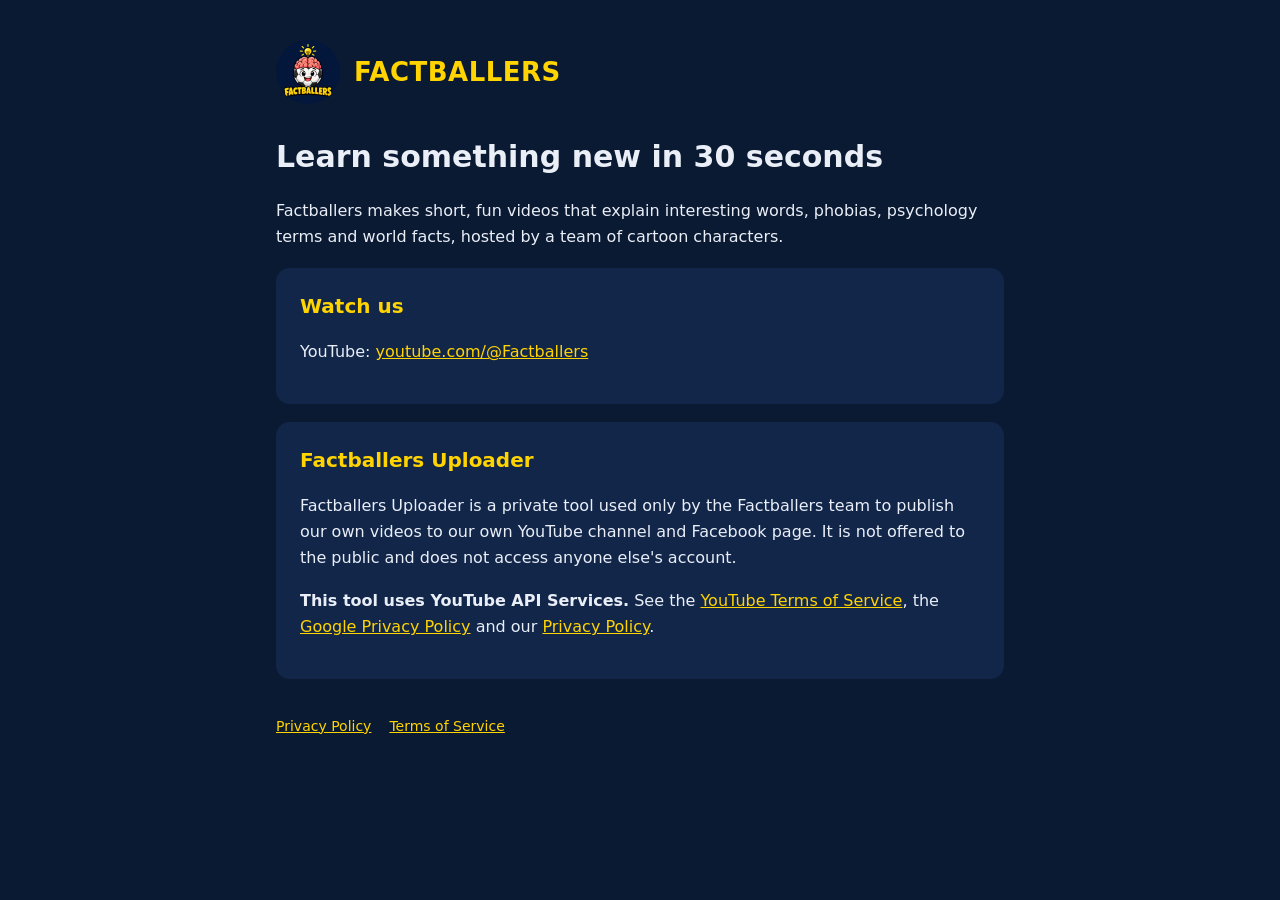
<file: index.html>
<!doctype html>
<html lang="en">
<head>
  <meta charset="utf-8">
  <meta name="viewport" content="width=device-width, initial-scale=1">
  <title>Factballers</title>
  <meta name="description" content="Factballers: short, fun videos that teach interesting words, phobias and facts.">
  <link rel="icon" href="logo.png">
  <link rel="stylesheet" href="style.css">
</head>
<body>
<main>
  <header><img src="logo.png" alt="Factballers logo"><a href="./">FACTBALLERS</a></header>
  <h1>Learn something new in 30 seconds</h1>
  <p>Factballers makes short, fun videos that explain interesting words, phobias, psychology terms and world facts, hosted by a team of cartoon characters.</p>

  <div class="card">
    <h2 style="margin-top:0">Watch us</h2>
    <p>YouTube: <a href="https://www.youtube.com/@Factballers">youtube.com/@Factballers</a></p>
  </div>

  <div class="card">
    <h2 style="margin-top:0">Factballers Uploader</h2>
    <p>Factballers Uploader is a private tool used only by the Factballers team to publish our own videos to our own YouTube channel and Facebook page. It is not offered to the public and does not access anyone else's account.</p>
    <p><strong>This tool uses YouTube API Services.</strong> See the <a href="https://www.youtube.com/t/terms">YouTube Terms of Service</a>, the <a href="https://policies.google.com/privacy">Google Privacy Policy</a> and our <a href="privacy.html">Privacy Policy</a>.</p>
  </div>

  <nav>
    <a href="privacy.html">Privacy Policy</a>
    <a href="terms.html">Terms of Service</a>
  </nav>
</main>
</body>
</html>
</file>
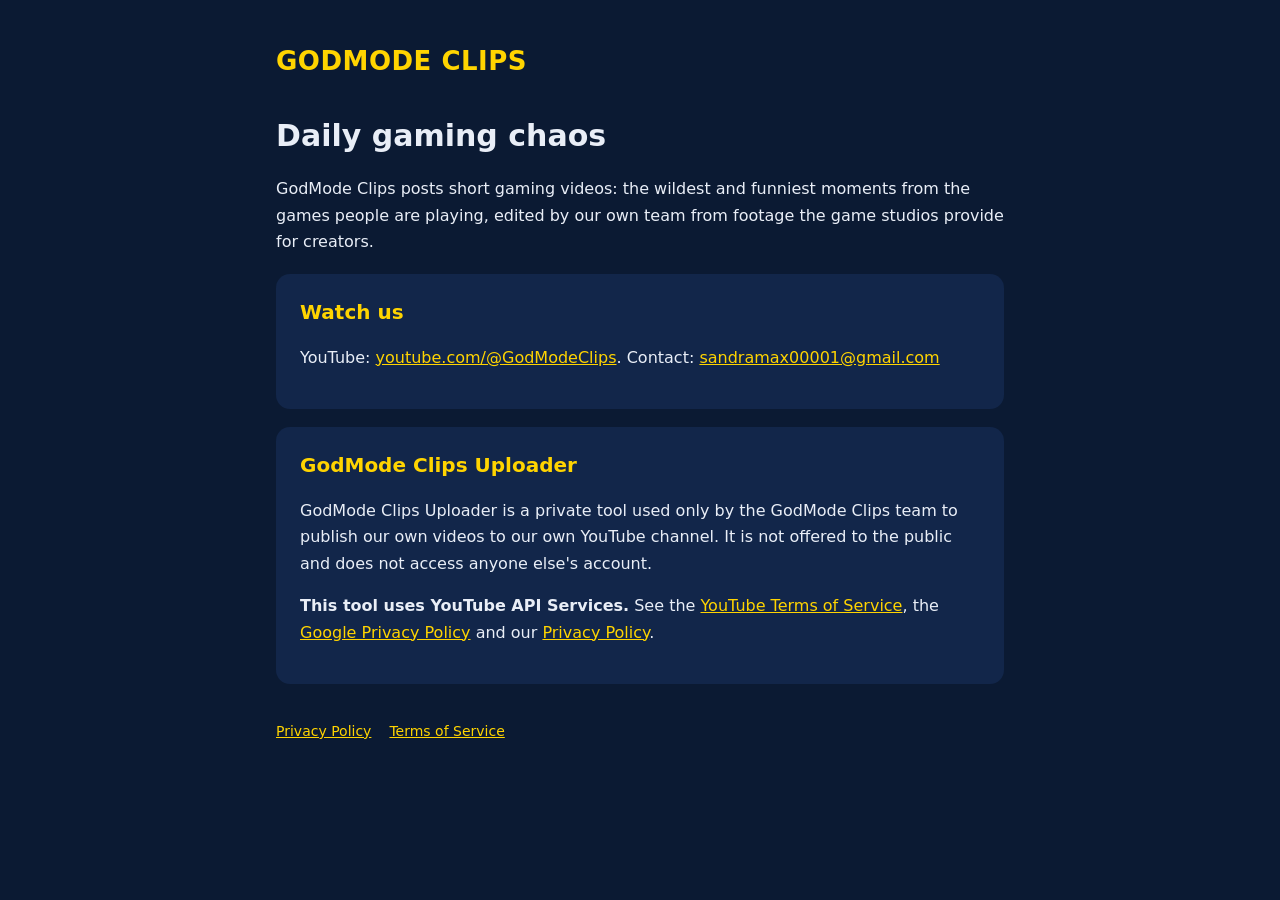
<file: godmode/index.html>
<!doctype html>
<html lang="en">
<head>
  <meta charset="utf-8">
  <meta name="viewport" content="width=device-width, initial-scale=1">
  <title>GodMode Clips</title>
  <meta name="description" content="GodMode Clips: daily gaming chaos.">
  <link rel="stylesheet" href="../style.css">
</head>
<body>
<main>
  <header><a href="./">GODMODE CLIPS</a></header>
  <h1>Daily gaming chaos</h1>
  <p>GodMode Clips posts short gaming videos: the wildest and funniest moments from the games people are playing, edited by our own team from footage the game studios provide for creators.</p>

  <div class="card">
    <h2 style="margin-top:0">Watch us</h2>
    <p>YouTube: <a href="https://www.youtube.com/@GodModeClips">youtube.com/@GodModeClips</a>. Contact: <a href="mailto:sandramax00001@gmail.com">sandramax00001@gmail.com</a></p>
  </div>

  <div class="card">
    <h2 style="margin-top:0">GodMode Clips Uploader</h2>
    <p>GodMode Clips Uploader is a private tool used only by the GodMode Clips team to publish our own videos to our own YouTube channel. It is not offered to the public and does not access anyone else's account.</p>
    <p><strong>This tool uses YouTube API Services.</strong> See the <a href="https://www.youtube.com/t/terms">YouTube Terms of Service</a>, the <a href="https://policies.google.com/privacy">Google Privacy Policy</a> and our <a href="privacy.html">Privacy Policy</a>.</p>
  </div>

  <nav>
    <a href="privacy.html">Privacy Policy</a>
    <a href="terms.html">Terms of Service</a>
  </nav>
</main>
</body>
</html>
</file>
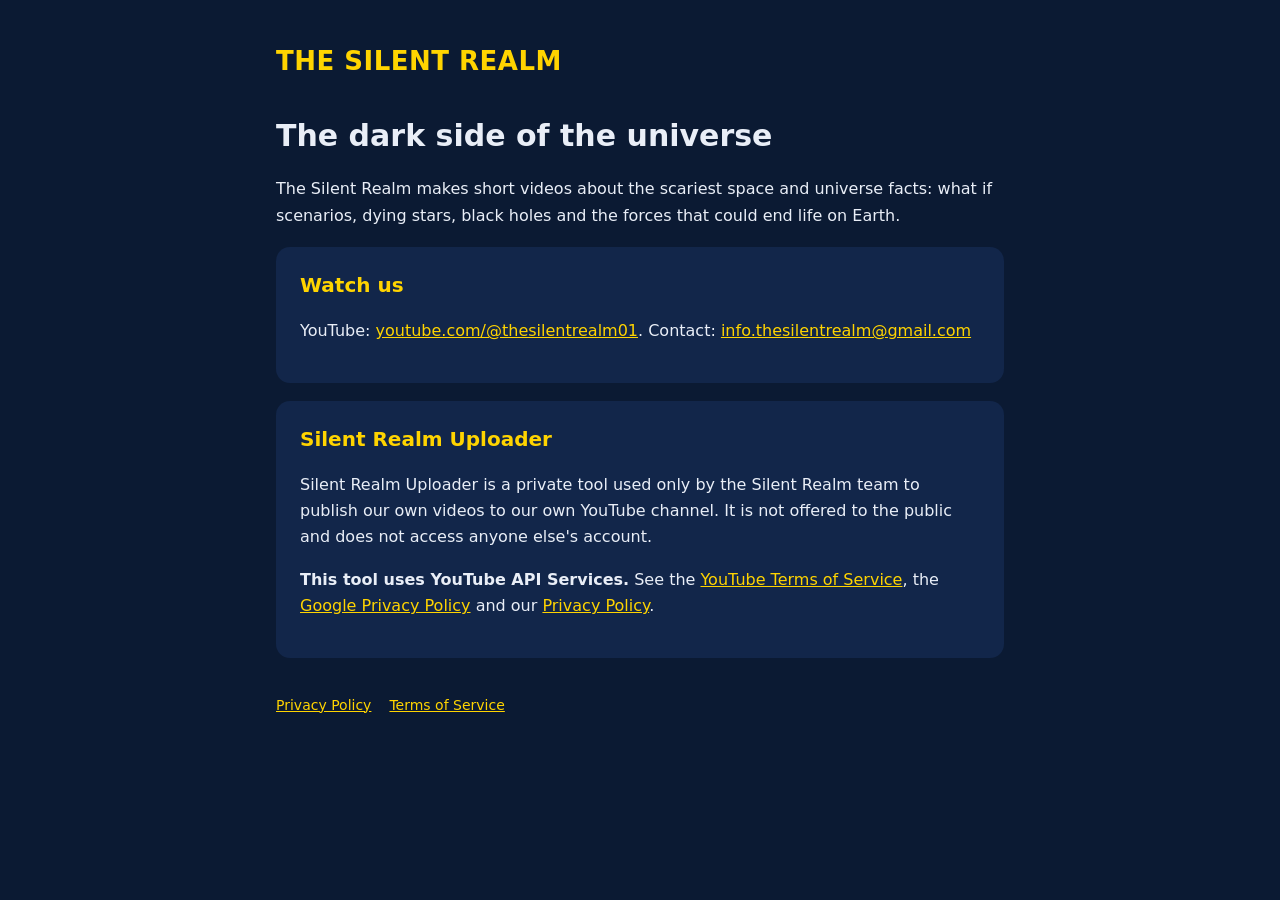
<file: silentrealm/index.html>
<!doctype html>
<html lang="en">
<head>
  <meta charset="utf-8">
  <meta name="viewport" content="width=device-width, initial-scale=1">
  <title>The Silent Realm</title>
  <meta name="description" content="The Silent Realm: terrifying space and universe facts.">
  <link rel="stylesheet" href="../style.css">
</head>
<body>
<main>
  <header><a href="./">THE SILENT REALM</a></header>
  <h1>The dark side of the universe</h1>
  <p>The Silent Realm makes short videos about the scariest space and universe facts: what if scenarios, dying stars, black holes and the forces that could end life on Earth.</p>

  <div class="card">
    <h2 style="margin-top:0">Watch us</h2>
    <p>YouTube: <a href="https://www.youtube.com/@thesilentrealm01">youtube.com/@thesilentrealm01</a>. Contact: <a href="mailto:info.thesilentrealm@gmail.com">info.thesilentrealm@gmail.com</a></p>
  </div>

  <div class="card">
    <h2 style="margin-top:0">Silent Realm Uploader</h2>
    <p>Silent Realm Uploader is a private tool used only by the Silent Realm team to publish our own videos to our own YouTube channel. It is not offered to the public and does not access anyone else's account.</p>
    <p><strong>This tool uses YouTube API Services.</strong> See the <a href="https://www.youtube.com/t/terms">YouTube Terms of Service</a>, the <a href="https://policies.google.com/privacy">Google Privacy Policy</a> and our <a href="privacy.html">Privacy Policy</a>.</p>
  </div>

  <nav>
    <a href="privacy.html">Privacy Policy</a>
    <a href="terms.html">Terms of Service</a>
  </nav>
</main>
</body>
</html>
</file>
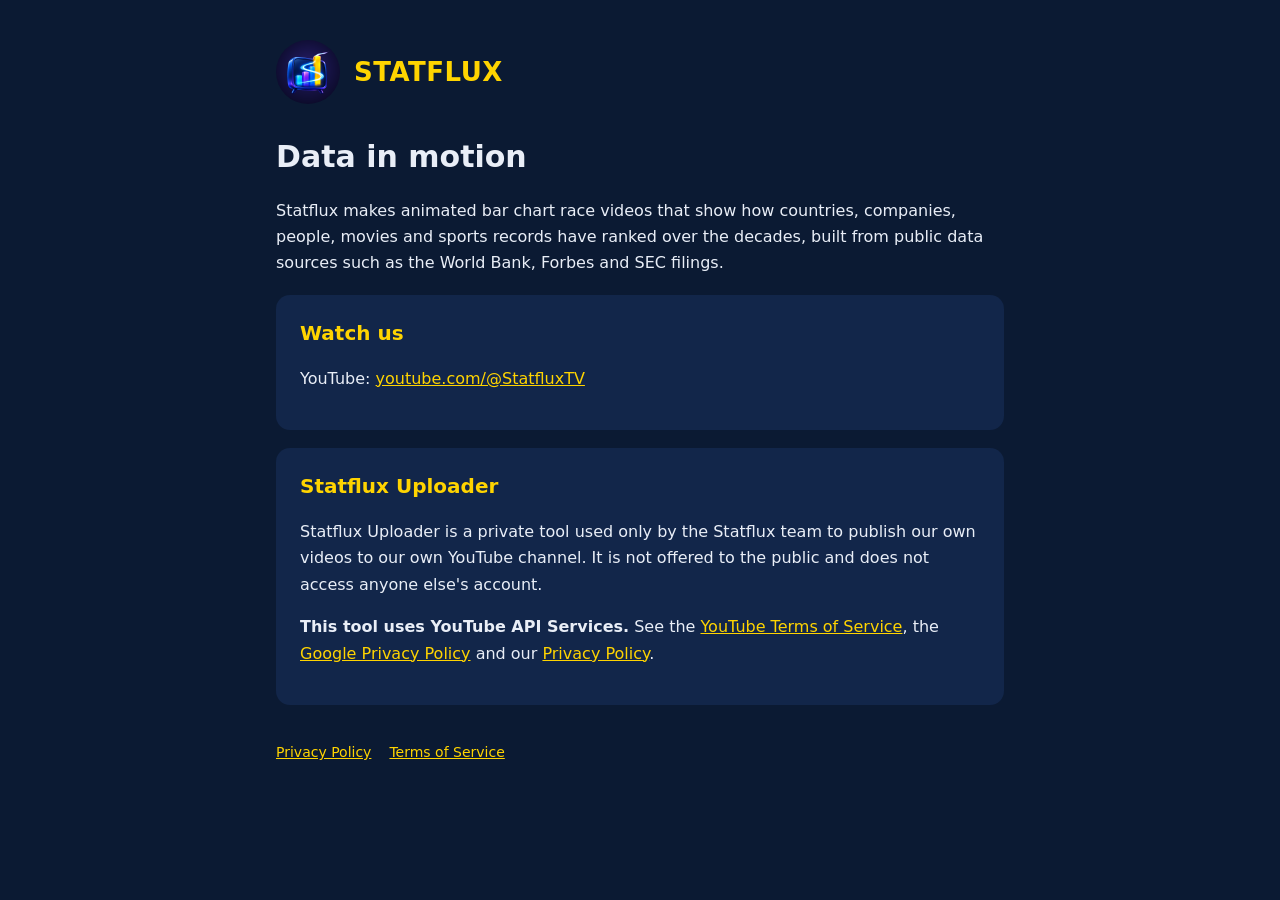
<file: statflux/index.html>
<!doctype html>
<html lang="en">
<head>
  <meta charset="utf-8">
  <meta name="viewport" content="width=device-width, initial-scale=1">
  <title>Statflux</title>
  <meta name="description" content="Statflux: animated bar chart races built from real data.">
  <link rel="icon" href="logo.png">
  <link rel="stylesheet" href="../style.css">
</head>
<body>
<main>
  <header><img src="logo.png" alt="Statflux logo"><a href="./">STATFLUX</a></header>
  <h1>Data in motion</h1>
  <p>Statflux makes animated bar chart race videos that show how countries, companies, people, movies and sports records have ranked over the decades, built from public data sources such as the World Bank, Forbes and SEC filings.</p>

  <div class="card">
    <h2 style="margin-top:0">Watch us</h2>
    <p>YouTube: <a href="https://www.youtube.com/@StatfluxTV">youtube.com/@StatfluxTV</a></p>
  </div>

  <div class="card">
    <h2 style="margin-top:0">Statflux Uploader</h2>
    <p>Statflux Uploader is a private tool used only by the Statflux team to publish our own videos to our own YouTube channel. It is not offered to the public and does not access anyone else's account.</p>
    <p><strong>This tool uses YouTube API Services.</strong> See the <a href="https://www.youtube.com/t/terms">YouTube Terms of Service</a>, the <a href="https://policies.google.com/privacy">Google Privacy Policy</a> and our <a href="privacy.html">Privacy Policy</a>.</p>
  </div>

  <nav>
    <a href="privacy.html">Privacy Policy</a>
    <a href="terms.html">Terms of Service</a>
  </nav>
</main>
</body>
</html>
</file>
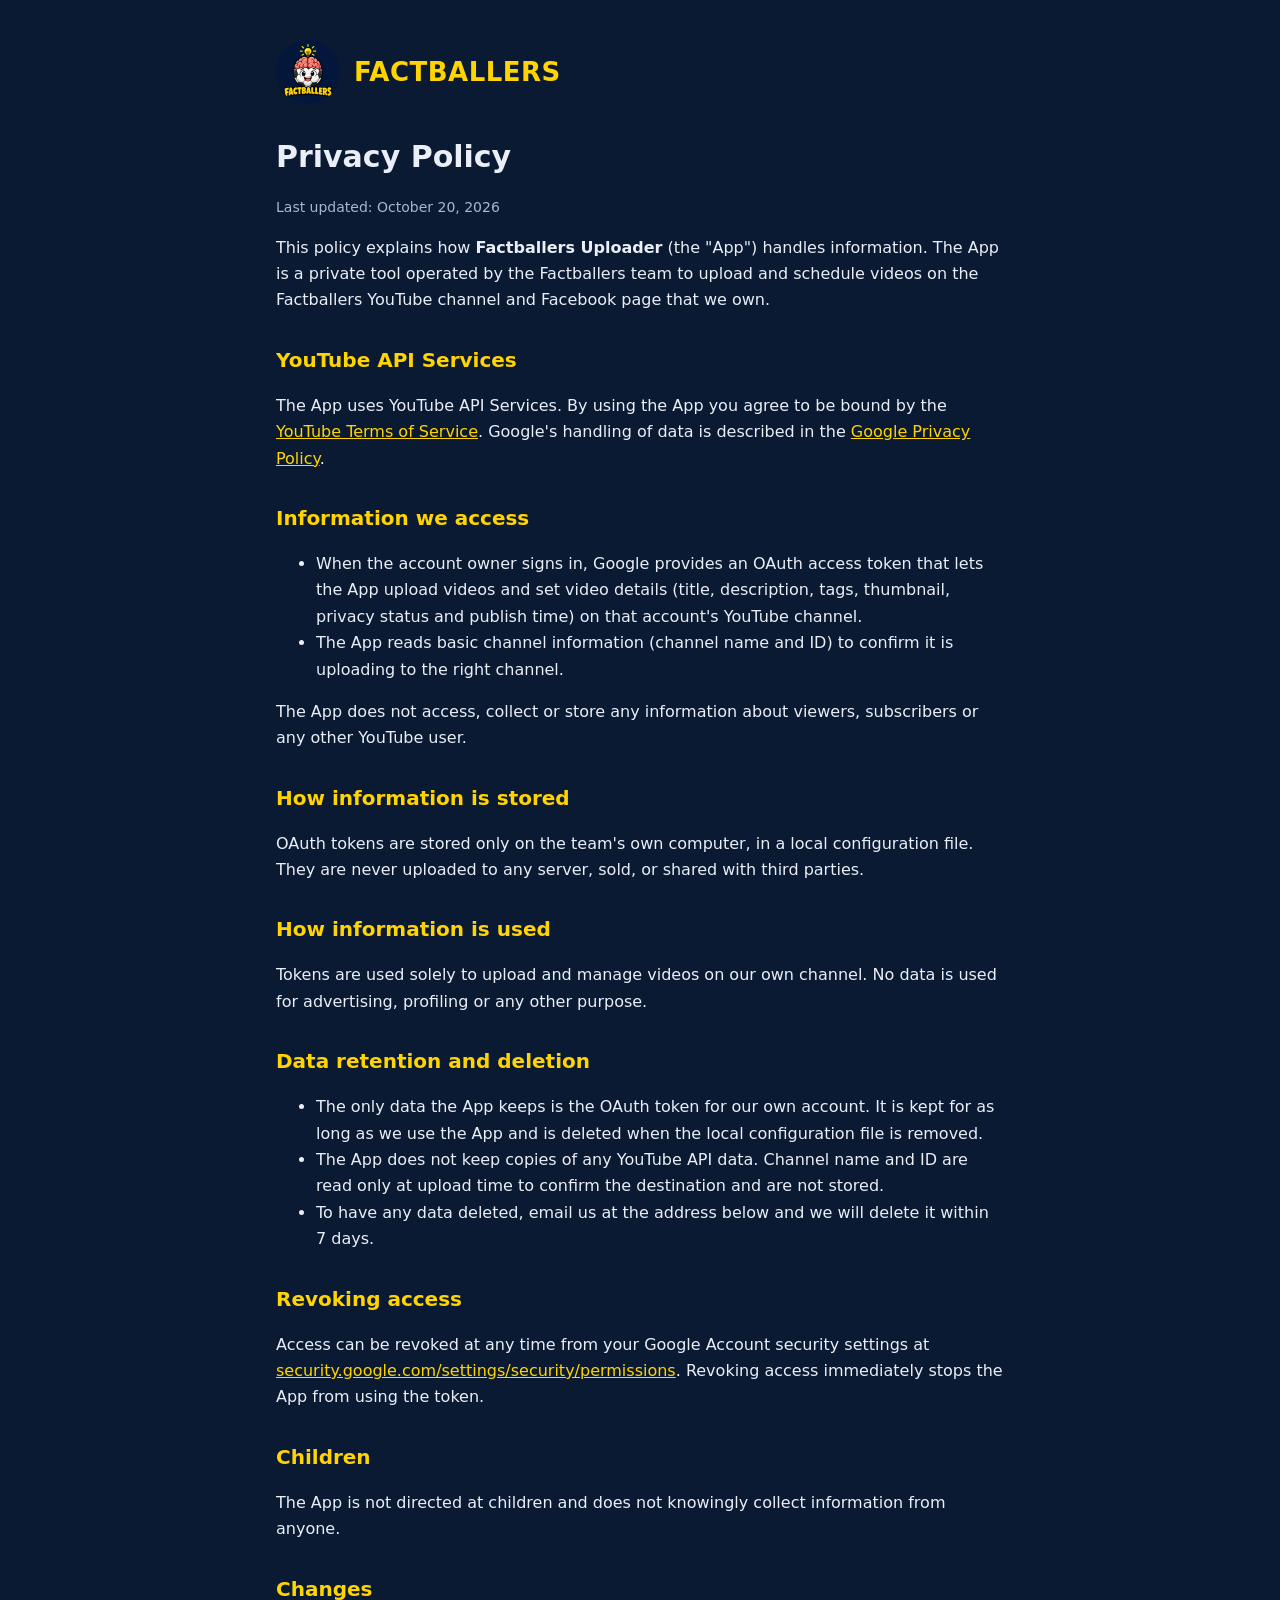
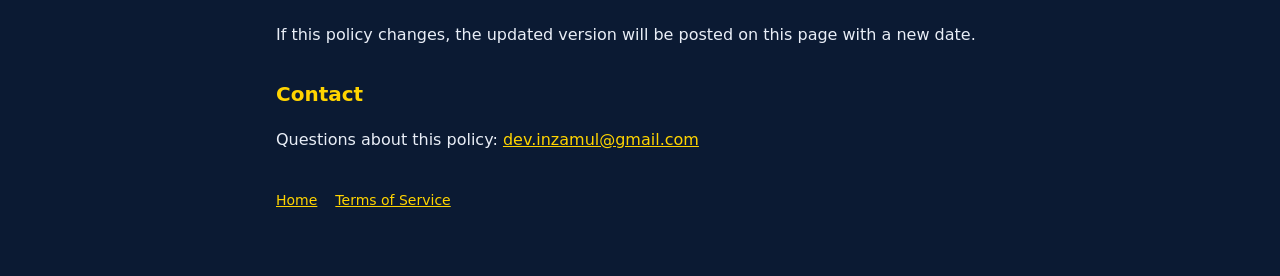
<file: privacy.html>
<!doctype html>
<html lang="en">
<head>
  <meta charset="utf-8">
  <meta name="viewport" content="width=device-width, initial-scale=1">
  <title>Privacy Policy · Factballers</title>
  <link rel="icon" href="logo.png">
  <link rel="stylesheet" href="style.css">
</head>
<body>
<main>
  <header><img src="logo.png" alt="Factballers logo"><a href="./">FACTBALLERS</a></header>
  <h1>Privacy Policy</h1>
  <p class="muted">Last updated: October 20, 2026</p>

  <p>This policy explains how <strong>Factballers Uploader</strong> (the "App") handles information. The App is a private tool operated by the Factballers team to upload and schedule videos on the Factballers YouTube channel and Facebook page that we own.</p>

  <h2>YouTube API Services</h2>
  <p>The App uses YouTube API Services. By using the App you agree to be bound by the <a href="https://www.youtube.com/t/terms">YouTube Terms of Service</a>. Google's handling of data is described in the <a href="https://policies.google.com/privacy">Google Privacy Policy</a>.</p>

  <h2>Information we access</h2>
  <ul>
    <li>When the account owner signs in, Google provides an OAuth access token that lets the App upload videos and set video details (title, description, tags, thumbnail, privacy status and publish time) on that account's YouTube channel.</li>
    <li>The App reads basic channel information (channel name and ID) to confirm it is uploading to the right channel.</li>
  </ul>
  <p>The App does not access, collect or store any information about viewers, subscribers or any other YouTube user.</p>

  <h2>How information is stored</h2>
  <p>OAuth tokens are stored only on the team's own computer, in a local configuration file. They are never uploaded to any server, sold, or shared with third parties.</p>

  <h2>How information is used</h2>
  <p>Tokens are used solely to upload and manage videos on our own channel. No data is used for advertising, profiling or any other purpose.</p>

  <h2>Data retention and deletion</h2>
  <ul>
    <li>The only data the App keeps is the OAuth token for our own account. It is kept for as long as we use the App and is deleted when the local configuration file is removed.</li>
    <li>The App does not keep copies of any YouTube API data. Channel name and ID are read only at upload time to confirm the destination and are not stored.</li>
    <li>To have any data deleted, email us at the address below and we will delete it within 7 days.</li>
  </ul>

  <h2>Revoking access</h2>
  <p>Access can be revoked at any time from your Google Account security settings at <a href="https://security.google.com/settings/security/permissions">security.google.com/settings/security/permissions</a>. Revoking access immediately stops the App from using the token.</p>

  <h2>Children</h2>
  <p>The App is not directed at children and does not knowingly collect information from anyone.</p>

  <h2>Changes</h2>
  <p>If this policy changes, the updated version will be posted on this page with a new date.</p>

  <h2>Contact</h2>
  <p>Questions about this policy: <a href="mailto:dev.inzamul@gmail.com">dev.inzamul@gmail.com</a></p>

  <nav><a href="./">Home</a><a href="terms.html">Terms of Service</a></nav>
</main>
</body>
</html>
</file>
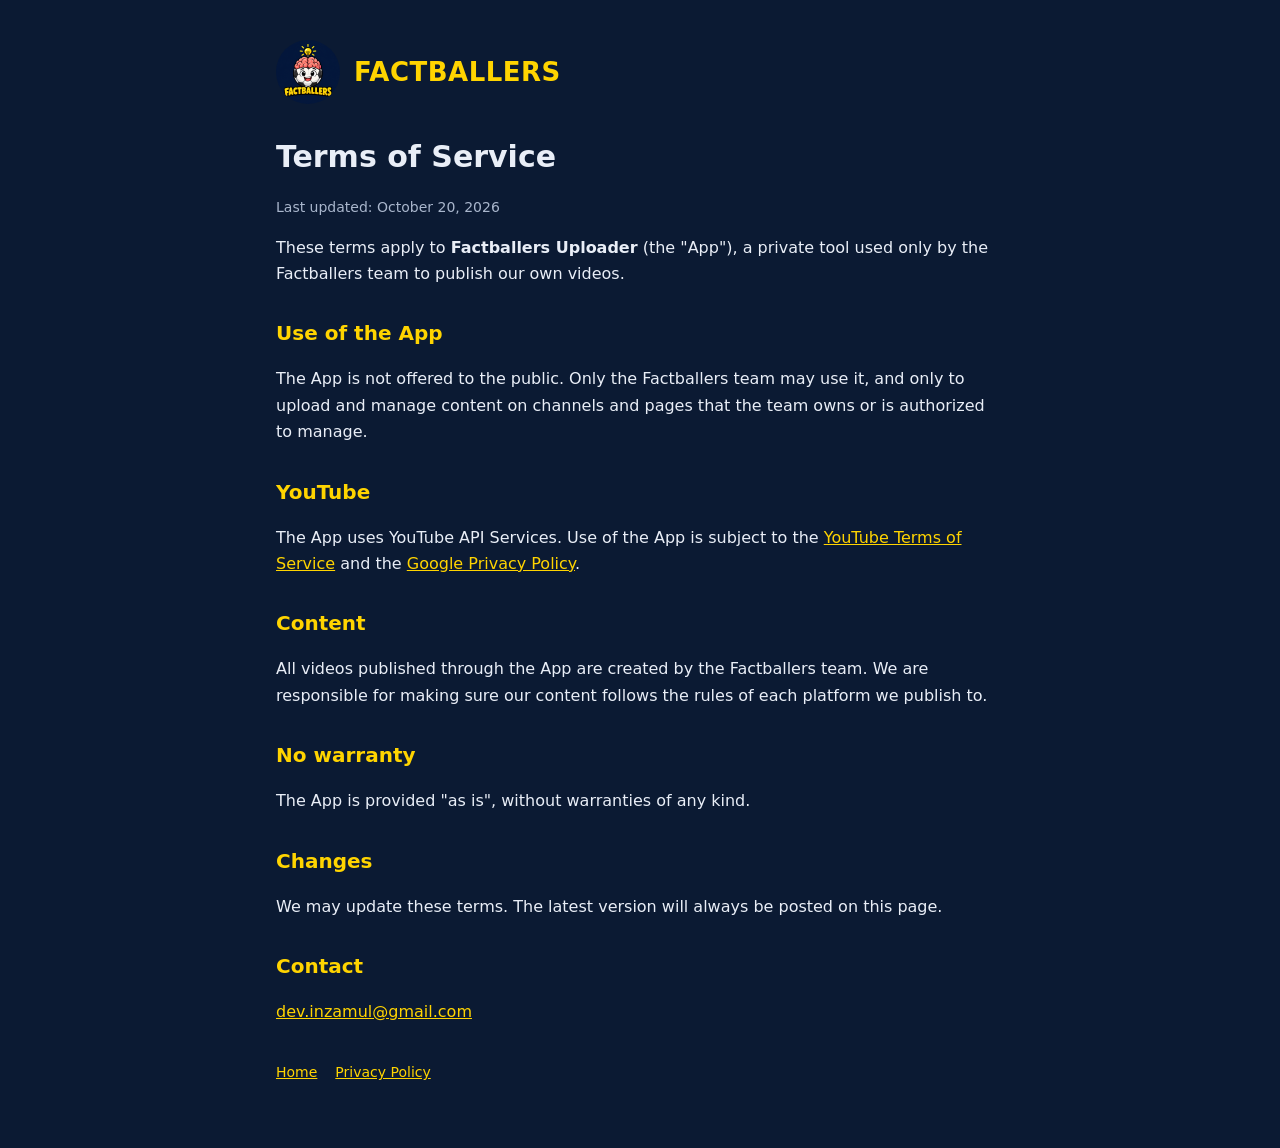
<file: terms.html>
<!doctype html>
<html lang="en">
<head>
  <meta charset="utf-8">
  <meta name="viewport" content="width=device-width, initial-scale=1">
  <title>Terms of Service · Factballers</title>
  <link rel="icon" href="logo.png">
  <link rel="stylesheet" href="style.css">
</head>
<body>
<main>
  <header><img src="logo.png" alt="Factballers logo"><a href="./">FACTBALLERS</a></header>
  <h1>Terms of Service</h1>
  <p class="muted">Last updated: October 20, 2026</p>

  <p>These terms apply to <strong>Factballers Uploader</strong> (the "App"), a private tool used only by the Factballers team to publish our own videos.</p>

  <h2>Use of the App</h2>
  <p>The App is not offered to the public. Only the Factballers team may use it, and only to upload and manage content on channels and pages that the team owns or is authorized to manage.</p>

  <h2>YouTube</h2>
  <p>The App uses YouTube API Services. Use of the App is subject to the <a href="https://www.youtube.com/t/terms">YouTube Terms of Service</a> and the <a href="https://policies.google.com/privacy">Google Privacy Policy</a>.</p>

  <h2>Content</h2>
  <p>All videos published through the App are created by the Factballers team. We are responsible for making sure our content follows the rules of each platform we publish to.</p>

  <h2>No warranty</h2>
  <p>The App is provided "as is", without warranties of any kind.</p>

  <h2>Changes</h2>
  <p>We may update these terms. The latest version will always be posted on this page.</p>

  <h2>Contact</h2>
  <p><a href="mailto:dev.inzamul@gmail.com">dev.inzamul@gmail.com</a></p>

  <nav><a href="./">Home</a><a href="privacy.html">Privacy Policy</a></nav>
</main>
</body>
</html>
</file>
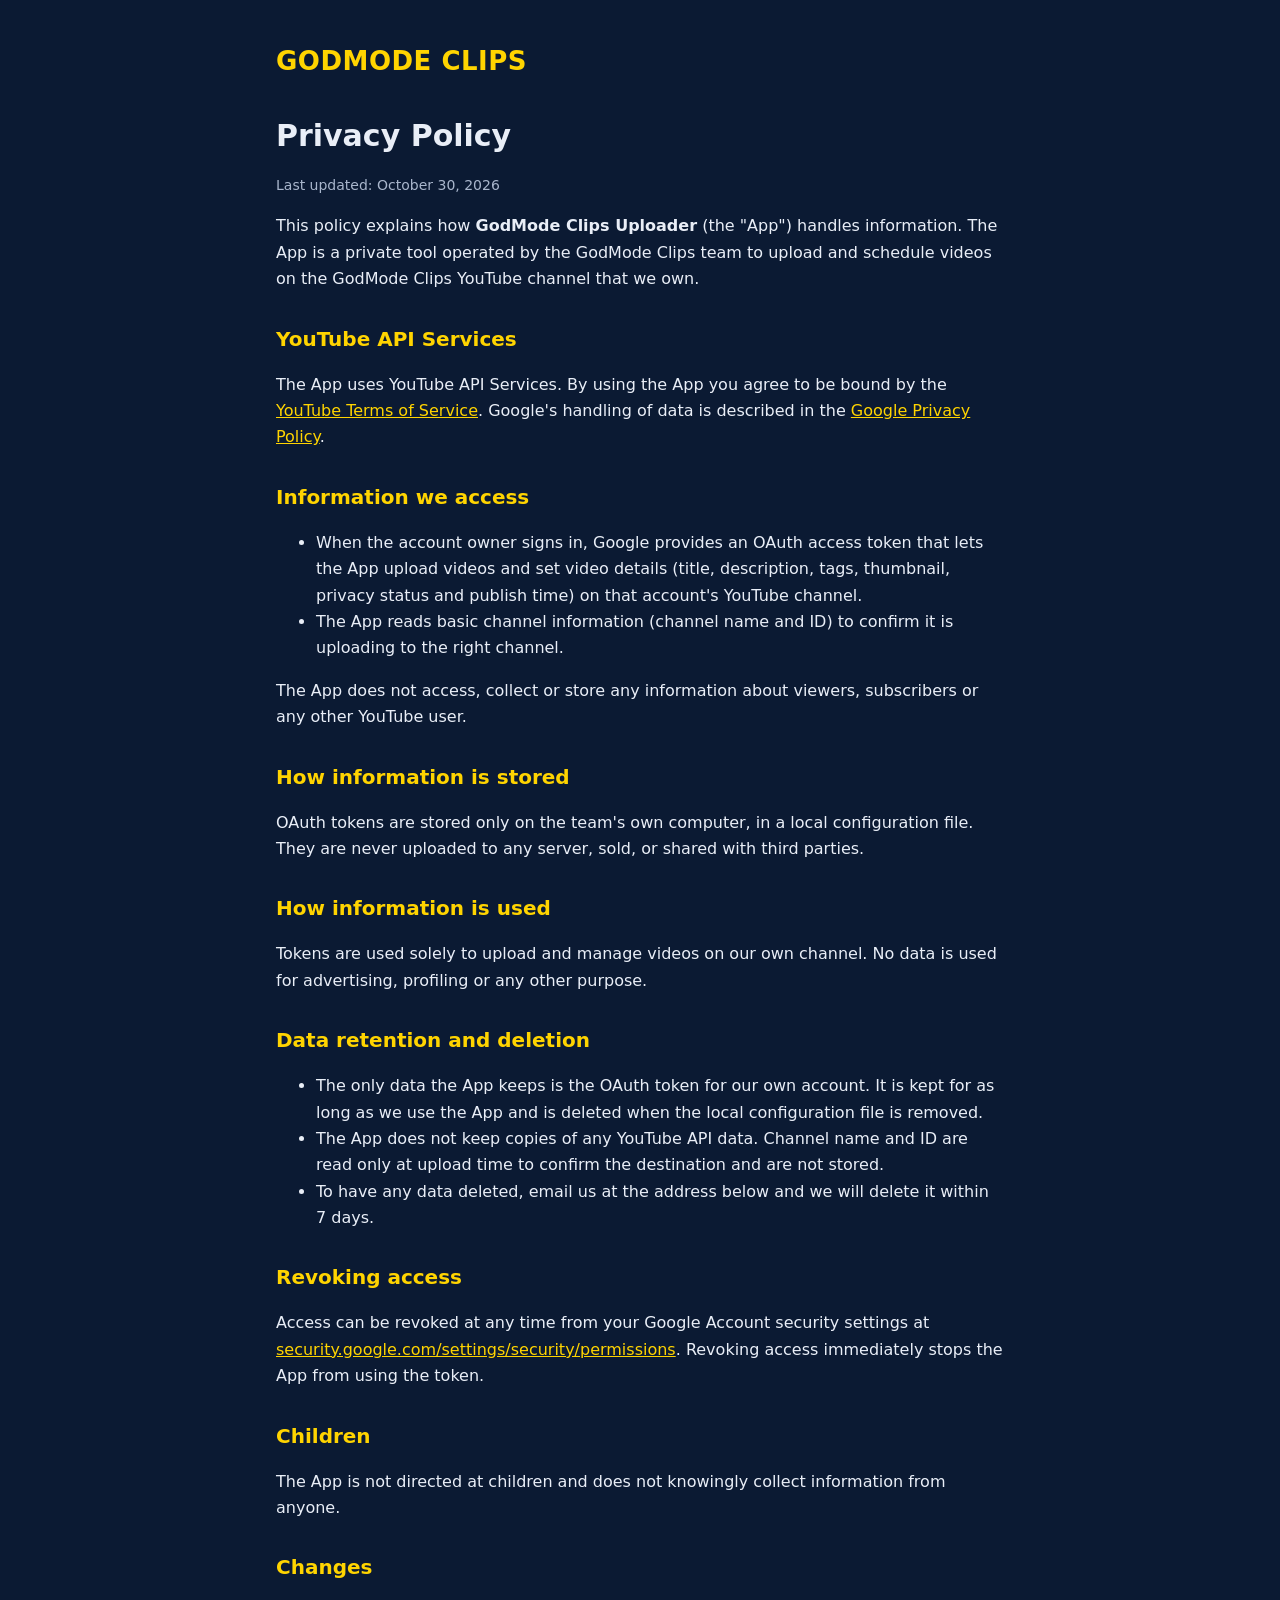
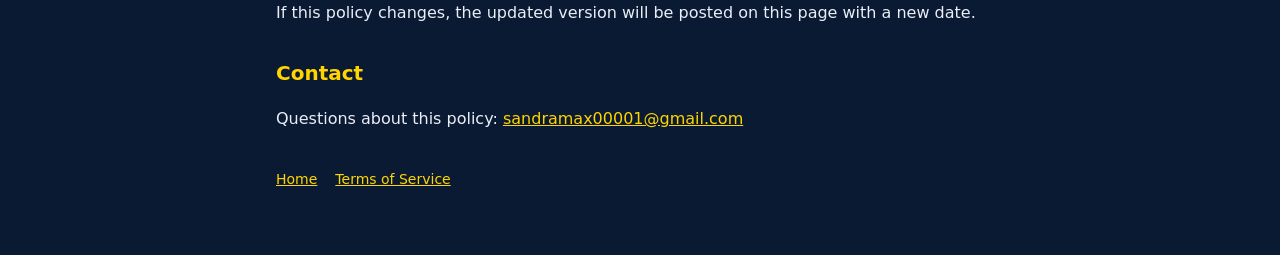
<file: godmode/privacy.html>
<!doctype html>
<html lang="en">
<head>
  <meta charset="utf-8">
  <meta name="viewport" content="width=device-width, initial-scale=1">
  <title>Privacy Policy · GodMode Clips</title>
  <link rel="stylesheet" href="../style.css">
</head>
<body>
<main>
  <header><a href="./">GODMODE CLIPS</a></header>
  <h1>Privacy Policy</h1>
  <p class="muted">Last updated: October 30, 2026</p>

  <p>This policy explains how <strong>GodMode Clips Uploader</strong> (the "App") handles information. The App is a private tool operated by the GodMode Clips team to upload and schedule videos on the GodMode Clips YouTube channel that we own.</p>

  <h2>YouTube API Services</h2>
  <p>The App uses YouTube API Services. By using the App you agree to be bound by the <a href="https://www.youtube.com/t/terms">YouTube Terms of Service</a>. Google's handling of data is described in the <a href="https://policies.google.com/privacy">Google Privacy Policy</a>.</p>

  <h2>Information we access</h2>
  <ul>
    <li>When the account owner signs in, Google provides an OAuth access token that lets the App upload videos and set video details (title, description, tags, thumbnail, privacy status and publish time) on that account's YouTube channel.</li>
    <li>The App reads basic channel information (channel name and ID) to confirm it is uploading to the right channel.</li>
  </ul>
  <p>The App does not access, collect or store any information about viewers, subscribers or any other YouTube user.</p>

  <h2>How information is stored</h2>
  <p>OAuth tokens are stored only on the team's own computer, in a local configuration file. They are never uploaded to any server, sold, or shared with third parties.</p>

  <h2>How information is used</h2>
  <p>Tokens are used solely to upload and manage videos on our own channel. No data is used for advertising, profiling or any other purpose.</p>

  <h2>Data retention and deletion</h2>
  <ul>
    <li>The only data the App keeps is the OAuth token for our own account. It is kept for as long as we use the App and is deleted when the local configuration file is removed.</li>
    <li>The App does not keep copies of any YouTube API data. Channel name and ID are read only at upload time to confirm the destination and are not stored.</li>
    <li>To have any data deleted, email us at the address below and we will delete it within 7 days.</li>
  </ul>

  <h2>Revoking access</h2>
  <p>Access can be revoked at any time from your Google Account security settings at <a href="https://security.google.com/settings/security/permissions">security.google.com/settings/security/permissions</a>. Revoking access immediately stops the App from using the token.</p>

  <h2>Children</h2>
  <p>The App is not directed at children and does not knowingly collect information from anyone.</p>

  <h2>Changes</h2>
  <p>If this policy changes, the updated version will be posted on this page with a new date.</p>

  <h2>Contact</h2>
  <p>Questions about this policy: <a href="mailto:sandramax00001@gmail.com">sandramax00001@gmail.com</a></p>

  <nav><a href="./">Home</a><a href="terms.html">Terms of Service</a></nav>
</main>
</body>
</html>
</file>
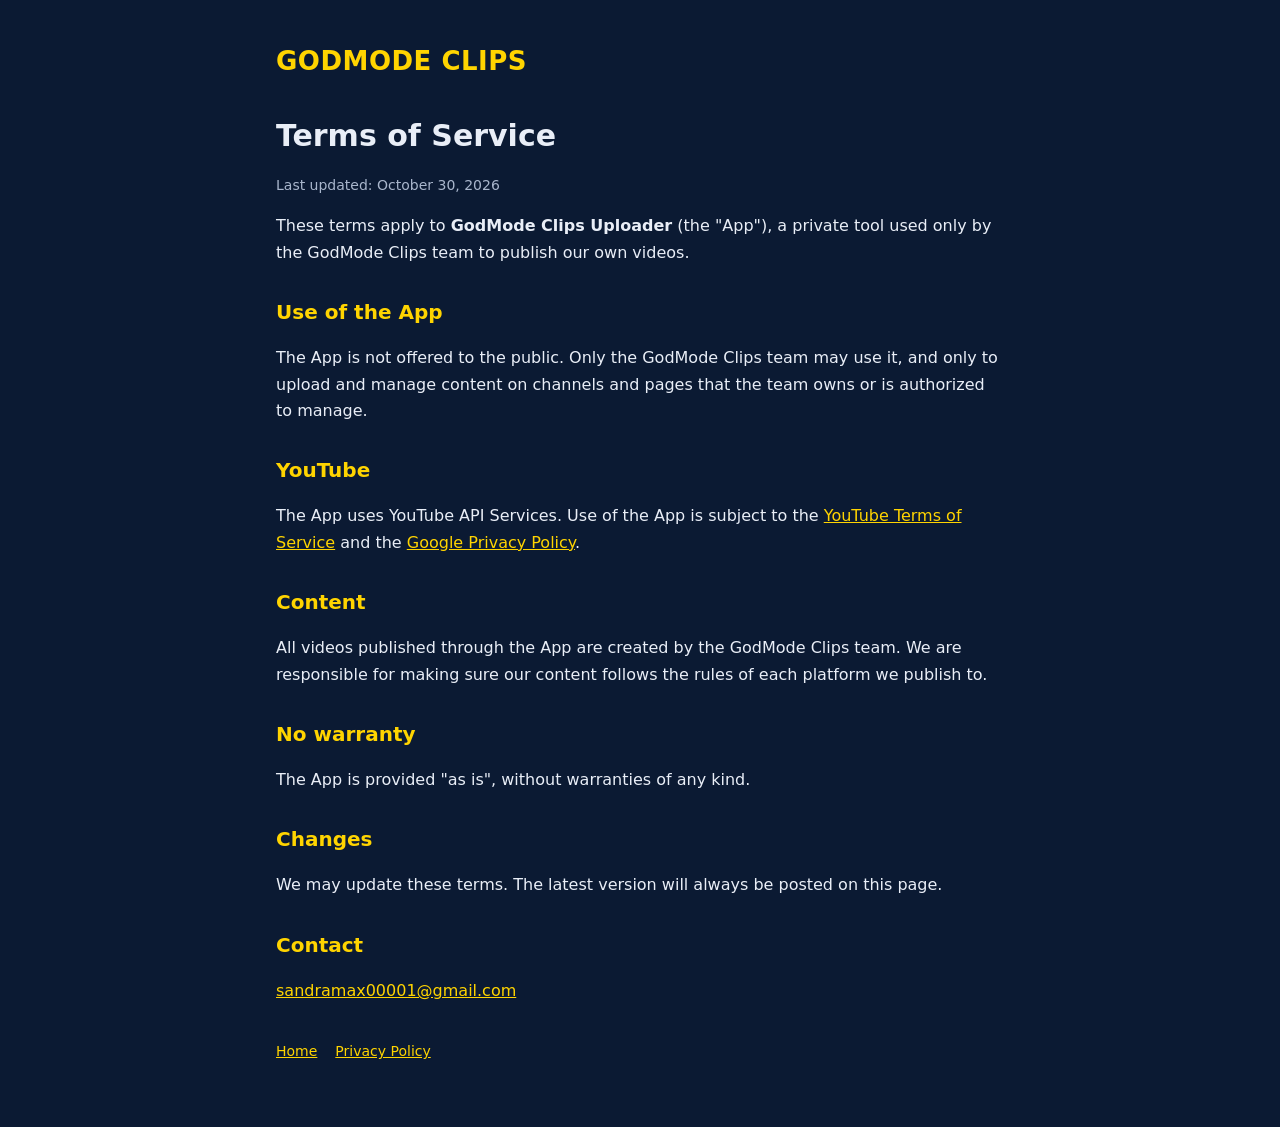
<file: godmode/terms.html>
<!doctype html>
<html lang="en">
<head>
  <meta charset="utf-8">
  <meta name="viewport" content="width=device-width, initial-scale=1">
  <title>Terms of Service · GodMode Clips</title>
  <link rel="stylesheet" href="../style.css">
</head>
<body>
<main>
  <header><a href="./">GODMODE CLIPS</a></header>
  <h1>Terms of Service</h1>
  <p class="muted">Last updated: October 30, 2026</p>

  <p>These terms apply to <strong>GodMode Clips Uploader</strong> (the "App"), a private tool used only by the GodMode Clips team to publish our own videos.</p>

  <h2>Use of the App</h2>
  <p>The App is not offered to the public. Only the GodMode Clips team may use it, and only to upload and manage content on channels and pages that the team owns or is authorized to manage.</p>

  <h2>YouTube</h2>
  <p>The App uses YouTube API Services. Use of the App is subject to the <a href="https://www.youtube.com/t/terms">YouTube Terms of Service</a> and the <a href="https://policies.google.com/privacy">Google Privacy Policy</a>.</p>

  <h2>Content</h2>
  <p>All videos published through the App are created by the GodMode Clips team. We are responsible for making sure our content follows the rules of each platform we publish to.</p>

  <h2>No warranty</h2>
  <p>The App is provided "as is", without warranties of any kind.</p>

  <h2>Changes</h2>
  <p>We may update these terms. The latest version will always be posted on this page.</p>

  <h2>Contact</h2>
  <p><a href="mailto:sandramax00001@gmail.com">sandramax00001@gmail.com</a></p>

  <nav><a href="./">Home</a><a href="privacy.html">Privacy Policy</a></nav>
</main>
</body>
</html>
</file>
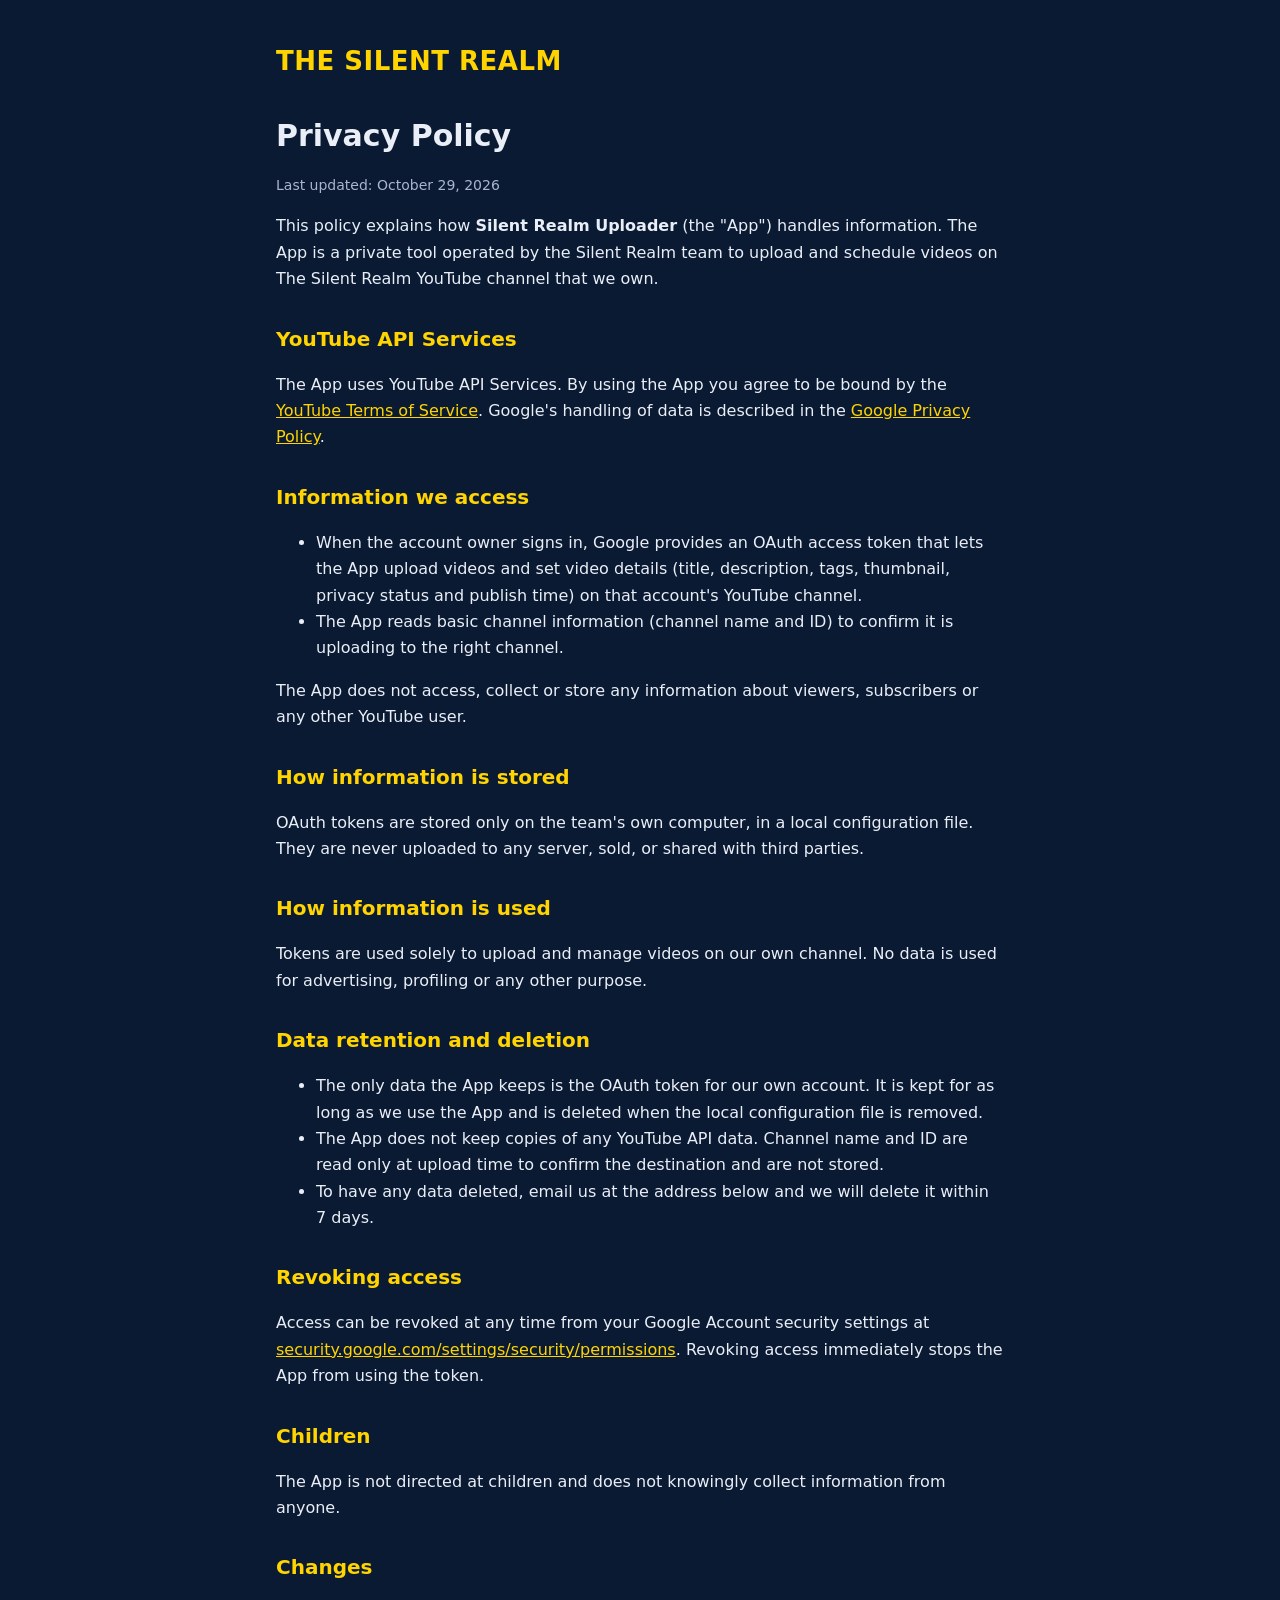
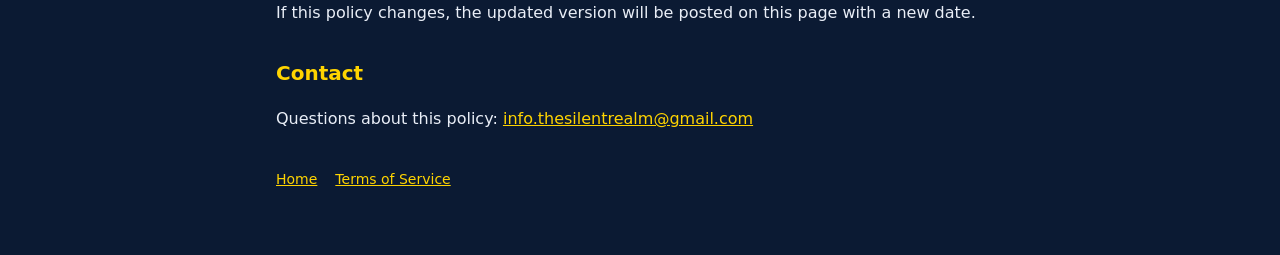
<file: silentrealm/privacy.html>
<!doctype html>
<html lang="en">
<head>
  <meta charset="utf-8">
  <meta name="viewport" content="width=device-width, initial-scale=1">
  <title>Privacy Policy · The Silent Realm</title>
  <link rel="stylesheet" href="../style.css">
</head>
<body>
<main>
  <header><a href="./">THE SILENT REALM</a></header>
  <h1>Privacy Policy</h1>
  <p class="muted">Last updated: October 29, 2026</p>

  <p>This policy explains how <strong>Silent Realm Uploader</strong> (the "App") handles information. The App is a private tool operated by the Silent Realm team to upload and schedule videos on The Silent Realm YouTube channel that we own.</p>

  <h2>YouTube API Services</h2>
  <p>The App uses YouTube API Services. By using the App you agree to be bound by the <a href="https://www.youtube.com/t/terms">YouTube Terms of Service</a>. Google's handling of data is described in the <a href="https://policies.google.com/privacy">Google Privacy Policy</a>.</p>

  <h2>Information we access</h2>
  <ul>
    <li>When the account owner signs in, Google provides an OAuth access token that lets the App upload videos and set video details (title, description, tags, thumbnail, privacy status and publish time) on that account's YouTube channel.</li>
    <li>The App reads basic channel information (channel name and ID) to confirm it is uploading to the right channel.</li>
  </ul>
  <p>The App does not access, collect or store any information about viewers, subscribers or any other YouTube user.</p>

  <h2>How information is stored</h2>
  <p>OAuth tokens are stored only on the team's own computer, in a local configuration file. They are never uploaded to any server, sold, or shared with third parties.</p>

  <h2>How information is used</h2>
  <p>Tokens are used solely to upload and manage videos on our own channel. No data is used for advertising, profiling or any other purpose.</p>

  <h2>Data retention and deletion</h2>
  <ul>
    <li>The only data the App keeps is the OAuth token for our own account. It is kept for as long as we use the App and is deleted when the local configuration file is removed.</li>
    <li>The App does not keep copies of any YouTube API data. Channel name and ID are read only at upload time to confirm the destination and are not stored.</li>
    <li>To have any data deleted, email us at the address below and we will delete it within 7 days.</li>
  </ul>

  <h2>Revoking access</h2>
  <p>Access can be revoked at any time from your Google Account security settings at <a href="https://security.google.com/settings/security/permissions">security.google.com/settings/security/permissions</a>. Revoking access immediately stops the App from using the token.</p>

  <h2>Children</h2>
  <p>The App is not directed at children and does not knowingly collect information from anyone.</p>

  <h2>Changes</h2>
  <p>If this policy changes, the updated version will be posted on this page with a new date.</p>

  <h2>Contact</h2>
  <p>Questions about this policy: <a href="mailto:info.thesilentrealm@gmail.com">info.thesilentrealm@gmail.com</a></p>

  <nav><a href="./">Home</a><a href="terms.html">Terms of Service</a></nav>
</main>
</body>
</html>
</file>
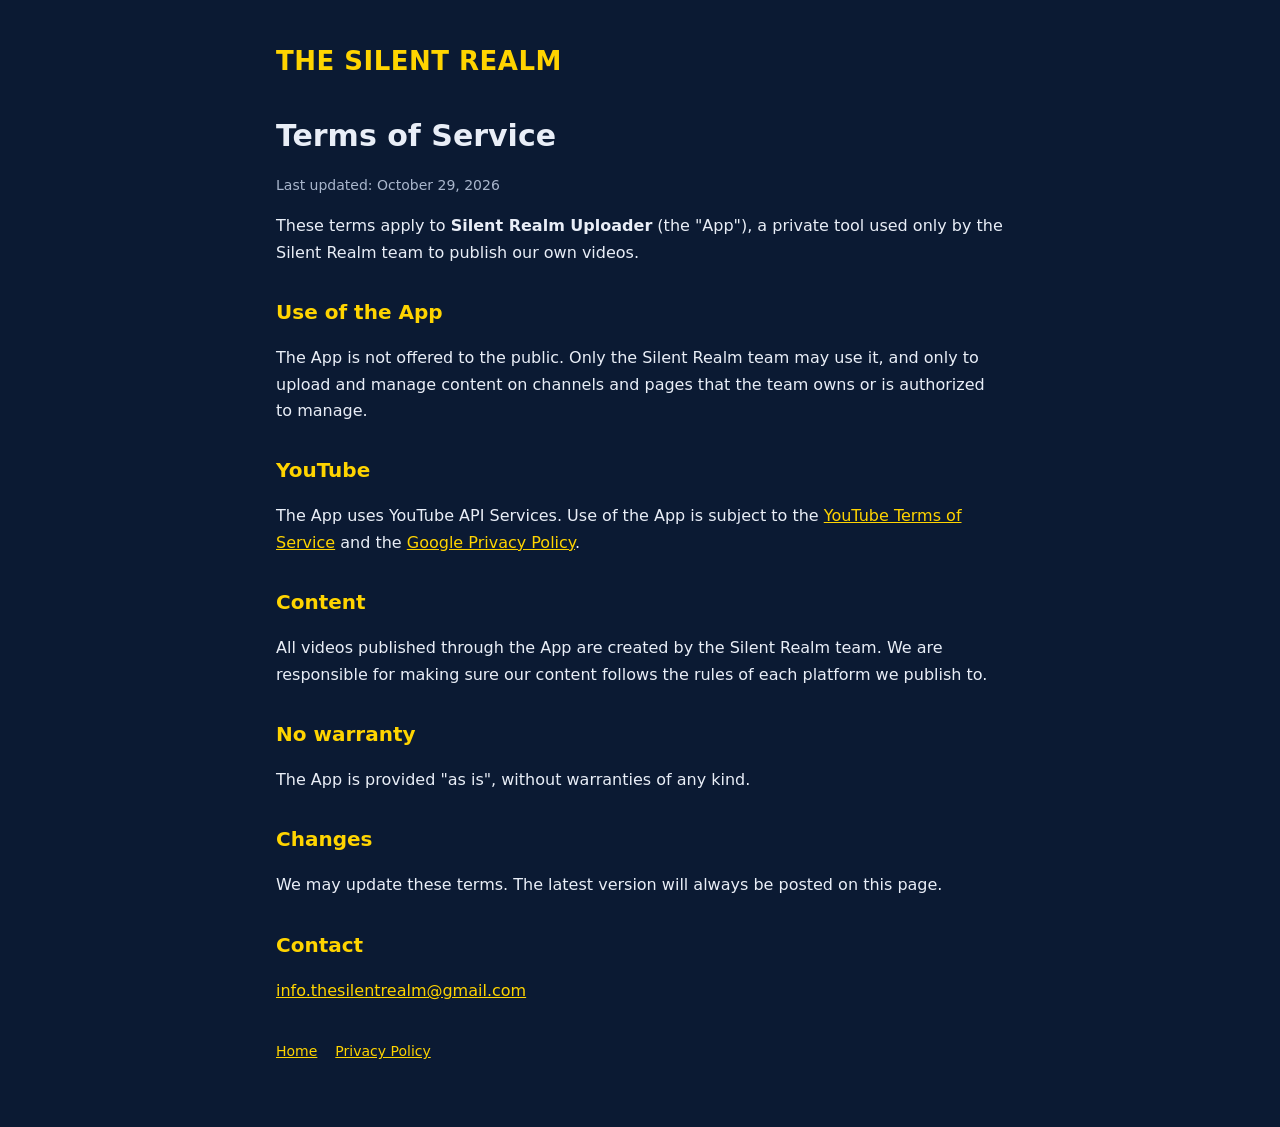
<file: silentrealm/terms.html>
<!doctype html>
<html lang="en">
<head>
  <meta charset="utf-8">
  <meta name="viewport" content="width=device-width, initial-scale=1">
  <title>Terms of Service · The Silent Realm</title>
  <link rel="stylesheet" href="../style.css">
</head>
<body>
<main>
  <header><a href="./">THE SILENT REALM</a></header>
  <h1>Terms of Service</h1>
  <p class="muted">Last updated: October 29, 2026</p>

  <p>These terms apply to <strong>Silent Realm Uploader</strong> (the "App"), a private tool used only by the Silent Realm team to publish our own videos.</p>

  <h2>Use of the App</h2>
  <p>The App is not offered to the public. Only the Silent Realm team may use it, and only to upload and manage content on channels and pages that the team owns or is authorized to manage.</p>

  <h2>YouTube</h2>
  <p>The App uses YouTube API Services. Use of the App is subject to the <a href="https://www.youtube.com/t/terms">YouTube Terms of Service</a> and the <a href="https://policies.google.com/privacy">Google Privacy Policy</a>.</p>

  <h2>Content</h2>
  <p>All videos published through the App are created by the Silent Realm team. We are responsible for making sure our content follows the rules of each platform we publish to.</p>

  <h2>No warranty</h2>
  <p>The App is provided "as is", without warranties of any kind.</p>

  <h2>Changes</h2>
  <p>We may update these terms. The latest version will always be posted on this page.</p>

  <h2>Contact</h2>
  <p><a href="mailto:info.thesilentrealm@gmail.com">info.thesilentrealm@gmail.com</a></p>

  <nav><a href="./">Home</a><a href="privacy.html">Privacy Policy</a></nav>
</main>
</body>
</html>
</file>
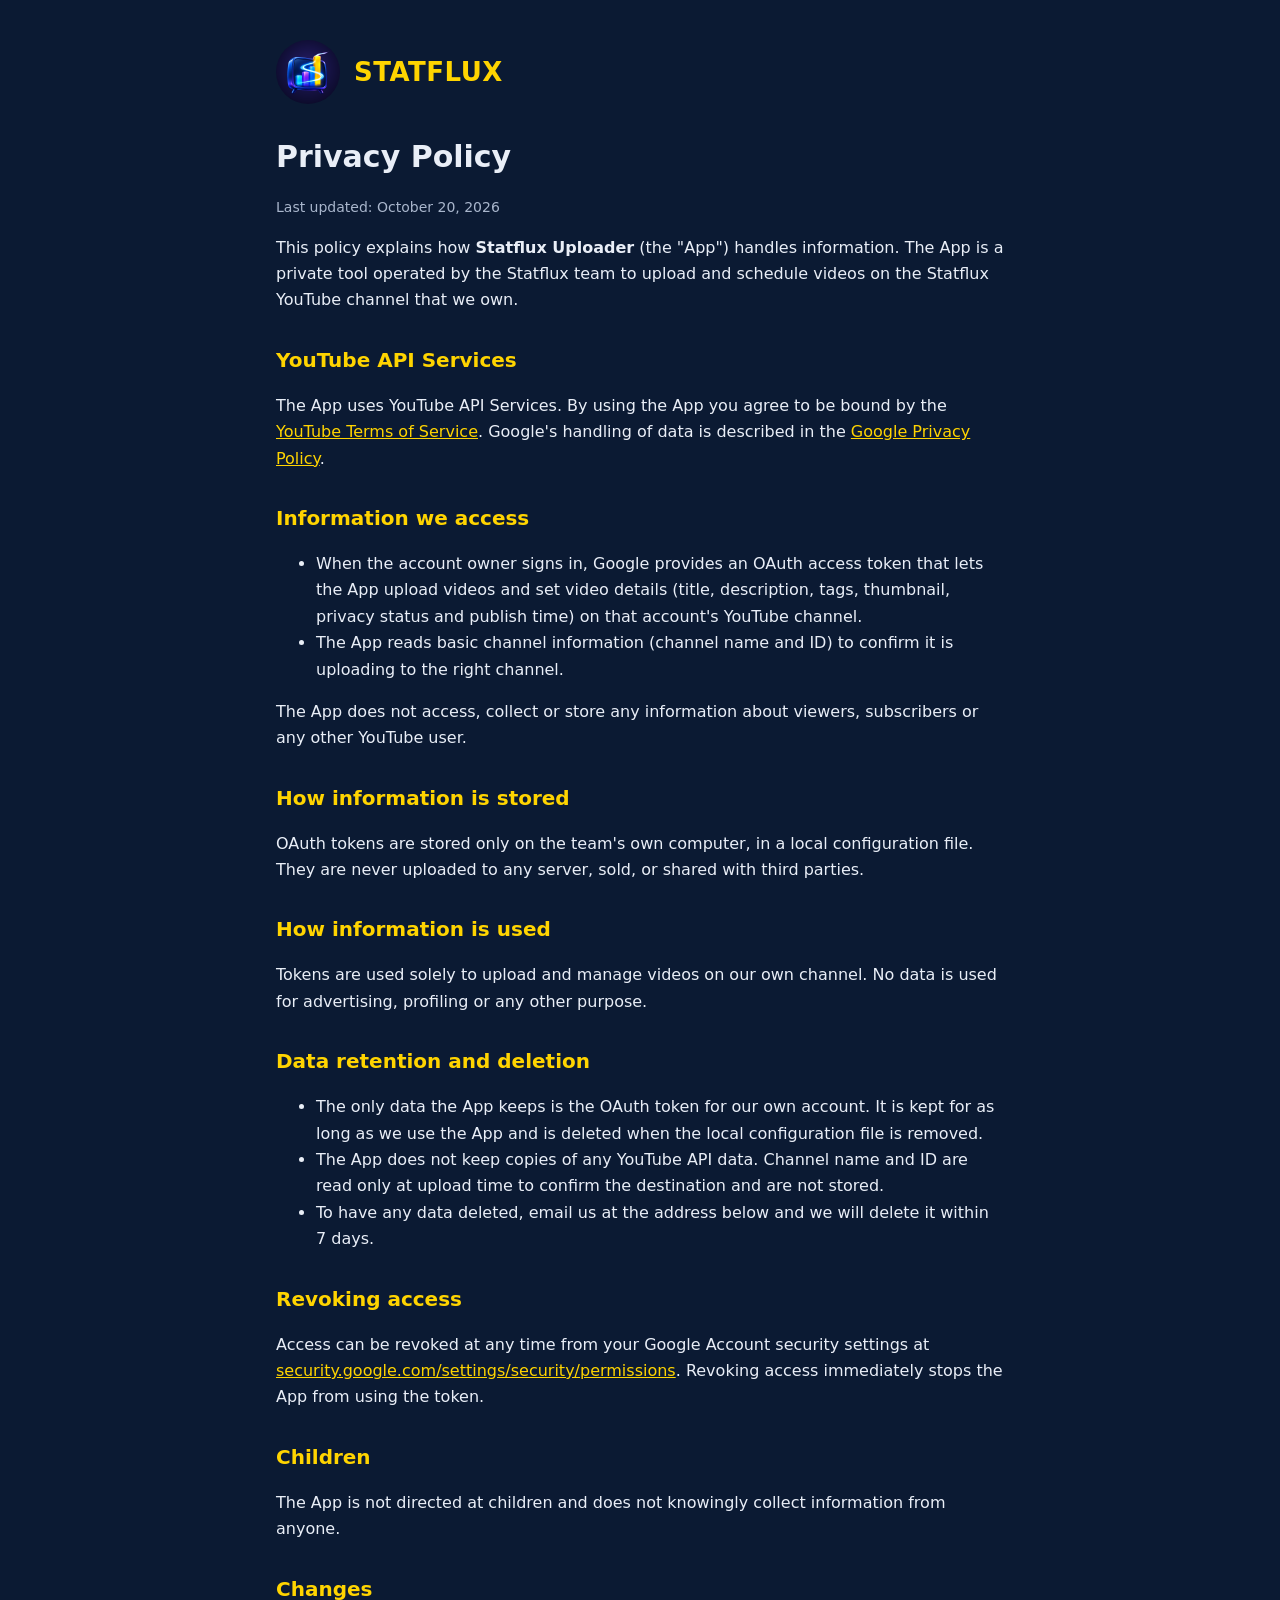
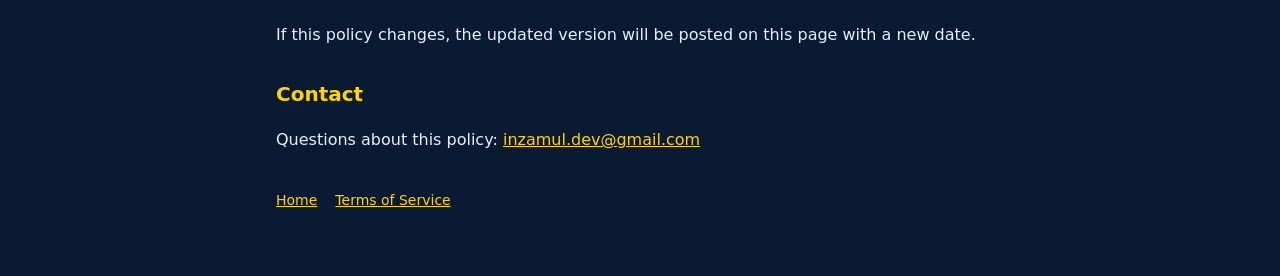
<file: statflux/privacy.html>
<!doctype html>
<html lang="en">
<head>
  <meta charset="utf-8">
  <meta name="viewport" content="width=device-width, initial-scale=1">
  <title>Privacy Policy · Statflux</title>
  <link rel="icon" href="logo.png">
  <link rel="stylesheet" href="../style.css">
</head>
<body>
<main>
  <header><img src="logo.png" alt="Statflux logo"><a href="./">STATFLUX</a></header>
  <h1>Privacy Policy</h1>
  <p class="muted">Last updated: October 20, 2026</p>

  <p>This policy explains how <strong>Statflux Uploader</strong> (the "App") handles information. The App is a private tool operated by the Statflux team to upload and schedule videos on the Statflux YouTube channel that we own.</p>

  <h2>YouTube API Services</h2>
  <p>The App uses YouTube API Services. By using the App you agree to be bound by the <a href="https://www.youtube.com/t/terms">YouTube Terms of Service</a>. Google's handling of data is described in the <a href="https://policies.google.com/privacy">Google Privacy Policy</a>.</p>

  <h2>Information we access</h2>
  <ul>
    <li>When the account owner signs in, Google provides an OAuth access token that lets the App upload videos and set video details (title, description, tags, thumbnail, privacy status and publish time) on that account's YouTube channel.</li>
    <li>The App reads basic channel information (channel name and ID) to confirm it is uploading to the right channel.</li>
  </ul>
  <p>The App does not access, collect or store any information about viewers, subscribers or any other YouTube user.</p>

  <h2>How information is stored</h2>
  <p>OAuth tokens are stored only on the team's own computer, in a local configuration file. They are never uploaded to any server, sold, or shared with third parties.</p>

  <h2>How information is used</h2>
  <p>Tokens are used solely to upload and manage videos on our own channel. No data is used for advertising, profiling or any other purpose.</p>

  <h2>Data retention and deletion</h2>
  <ul>
    <li>The only data the App keeps is the OAuth token for our own account. It is kept for as long as we use the App and is deleted when the local configuration file is removed.</li>
    <li>The App does not keep copies of any YouTube API data. Channel name and ID are read only at upload time to confirm the destination and are not stored.</li>
    <li>To have any data deleted, email us at the address below and we will delete it within 7 days.</li>
  </ul>

  <h2>Revoking access</h2>
  <p>Access can be revoked at any time from your Google Account security settings at <a href="https://security.google.com/settings/security/permissions">security.google.com/settings/security/permissions</a>. Revoking access immediately stops the App from using the token.</p>

  <h2>Children</h2>
  <p>The App is not directed at children and does not knowingly collect information from anyone.</p>

  <h2>Changes</h2>
  <p>If this policy changes, the updated version will be posted on this page with a new date.</p>

  <h2>Contact</h2>
  <p>Questions about this policy: <a href="mailto:inzamul.dev@gmail.com">inzamul.dev@gmail.com</a></p>

  <nav><a href="./">Home</a><a href="terms.html">Terms of Service</a></nav>
</main>
</body>
</html>
</file>
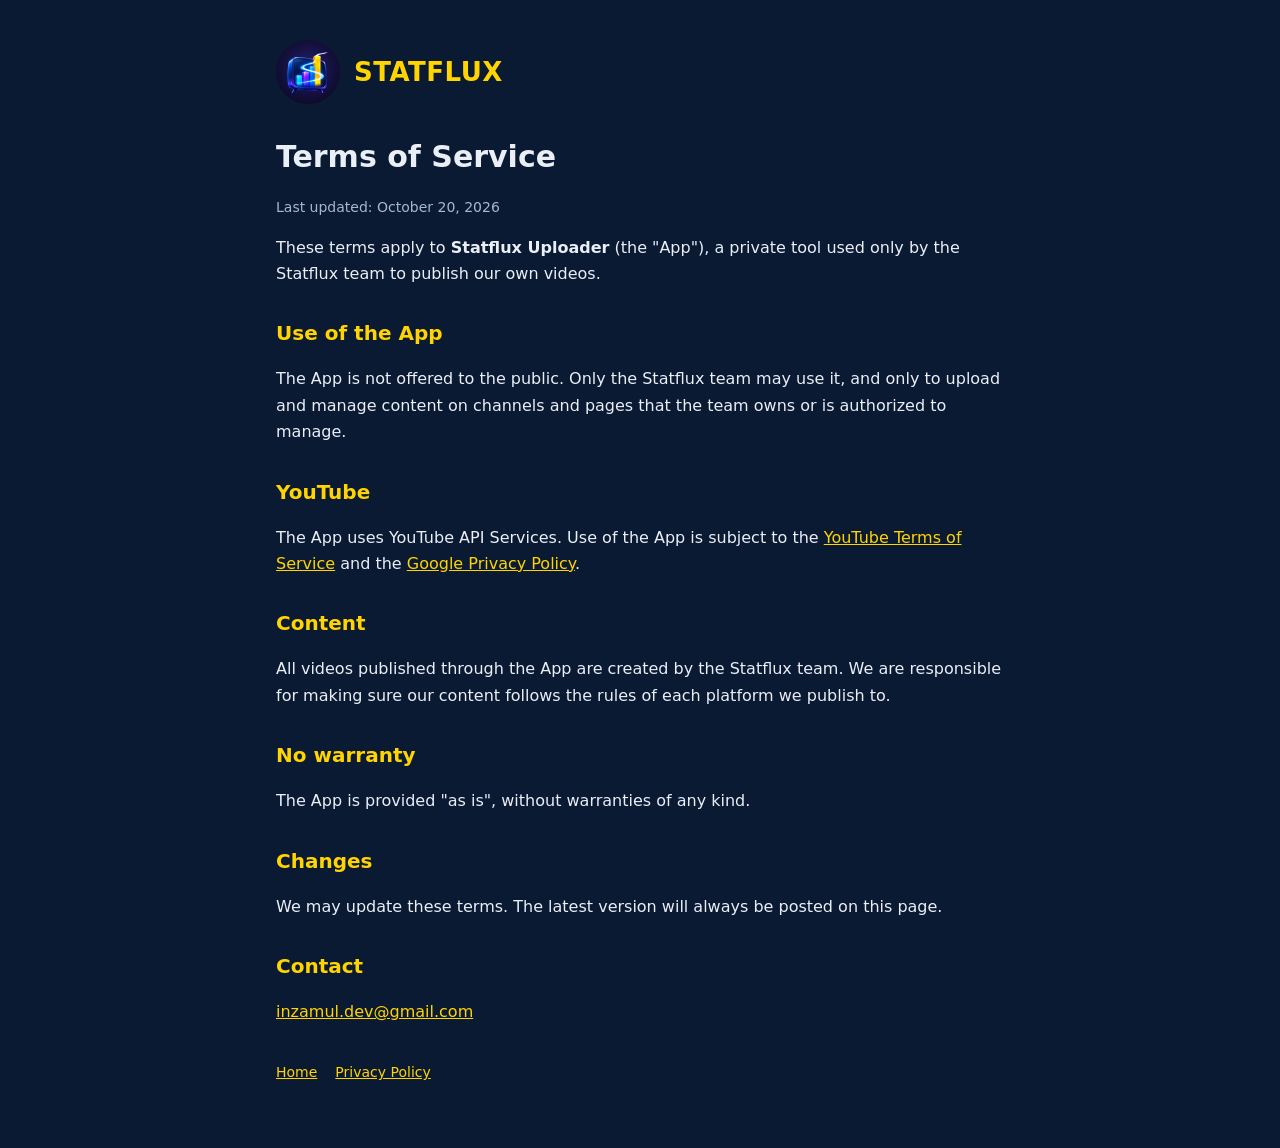
<file: statflux/terms.html>
<!doctype html>
<html lang="en">
<head>
  <meta charset="utf-8">
  <meta name="viewport" content="width=device-width, initial-scale=1">
  <title>Terms of Service · Statflux</title>
  <link rel="icon" href="logo.png">
  <link rel="stylesheet" href="../style.css">
</head>
<body>
<main>
  <header><img src="logo.png" alt="Statflux logo"><a href="./">STATFLUX</a></header>
  <h1>Terms of Service</h1>
  <p class="muted">Last updated: October 20, 2026</p>

  <p>These terms apply to <strong>Statflux Uploader</strong> (the "App"), a private tool used only by the Statflux team to publish our own videos.</p>

  <h2>Use of the App</h2>
  <p>The App is not offered to the public. Only the Statflux team may use it, and only to upload and manage content on channels and pages that the team owns or is authorized to manage.</p>

  <h2>YouTube</h2>
  <p>The App uses YouTube API Services. Use of the App is subject to the <a href="https://www.youtube.com/t/terms">YouTube Terms of Service</a> and the <a href="https://policies.google.com/privacy">Google Privacy Policy</a>.</p>

  <h2>Content</h2>
  <p>All videos published through the App are created by the Statflux team. We are responsible for making sure our content follows the rules of each platform we publish to.</p>

  <h2>No warranty</h2>
  <p>The App is provided "as is", without warranties of any kind.</p>

  <h2>Changes</h2>
  <p>We may update these terms. The latest version will always be posted on this page.</p>

  <h2>Contact</h2>
  <p><a href="mailto:inzamul.dev@gmail.com">inzamul.dev@gmail.com</a></p>

  <nav><a href="./">Home</a><a href="privacy.html">Privacy Policy</a></nav>
</main>
</body>
</html>
</file>
<file: style.css>
:root {
  --bg: #0b1a33;
  --card: #12264a;
  --text: #e9eef7;
  --muted: #a9b6cc;
  --accent: #ffd400;
}
* { box-sizing: border-box; }
body {
  margin: 0;
  background: var(--bg);
  color: var(--text);
  font: 16px/1.65 system-ui, -apple-system, "Segoe UI", Roboto, sans-serif;
}
main { max-width: 760px; margin: 0 auto; padding: 40px 16px 64px; }
header { display: flex; align-items: center; gap: 14px; margin-bottom: 28px; }
header img { width: 64px; height: 64px; border-radius: 50%; }
header a { color: var(--accent); font-weight: 800; font-size: 26px; text-decoration: none; letter-spacing: 0.5px; }
h1 { font-size: 30px; margin: 0 0 6px; }
h2 { font-size: 20px; margin: 30px 0 8px; color: var(--accent); }
p, li { color: var(--text); }
.muted { color: var(--muted); font-size: 14px; }
a { color: var(--accent); }
.card { background: var(--card); border-radius: 14px; padding: 22px 24px; margin-top: 18px; }
nav { margin-top: 36px; display: flex; gap: 18px; flex-wrap: wrap; font-size: 14px; }
</file>
